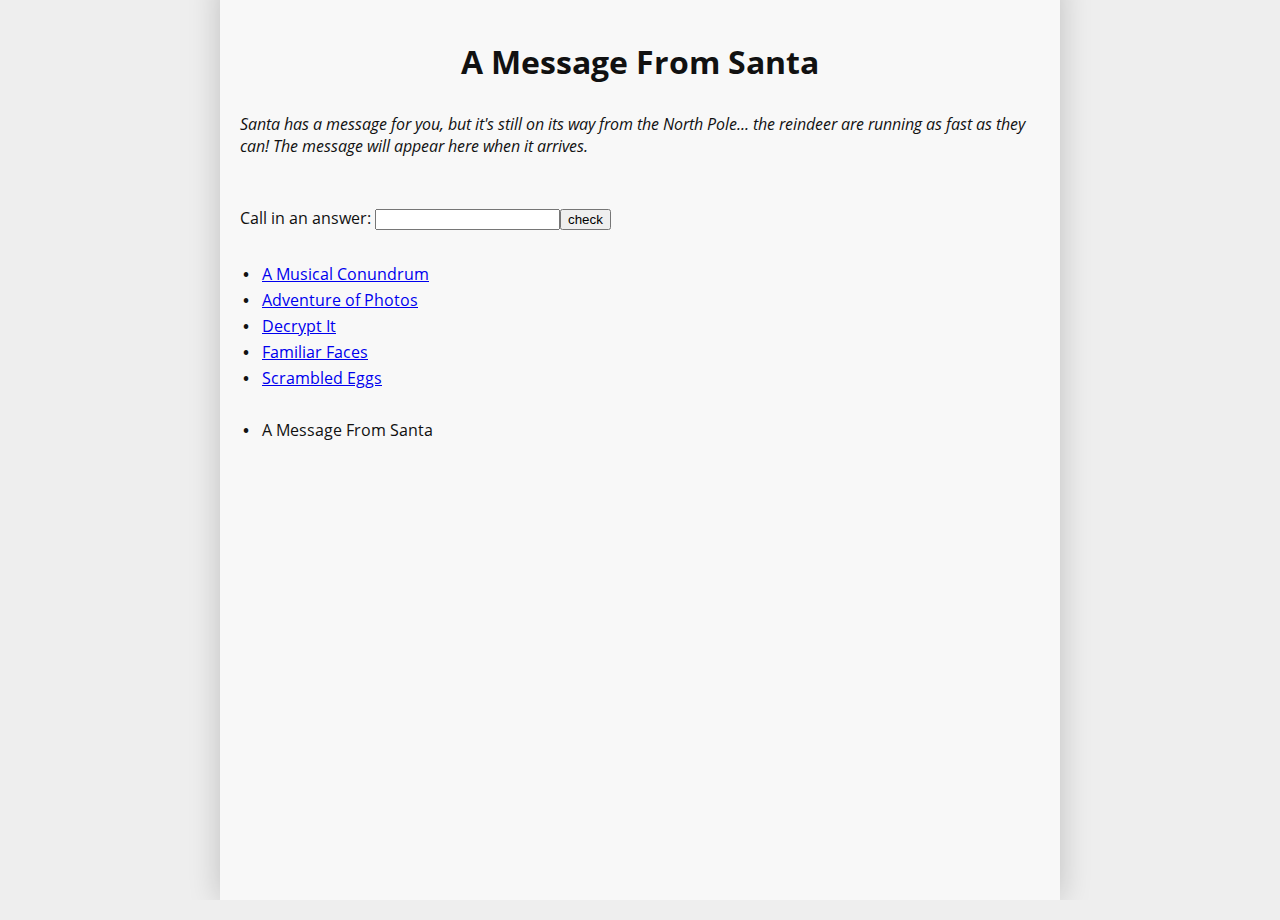
<file: index.html>
<!DOCTYPE html>
<html lang='en'>
    <head>
        <meta charset='utf-8'>
        <meta name='viewport' content='width=device-width'>
        <title>Joman's Secret Santa!</title>
        <link rel='stylesheet' type='text/css' href='/main.css'></link>
        <script type='text/javascript' src='sjcl.js'></script>
        <script type='text/javascript'>
            var correct = [
                '94a6881a8c10faa7695d8e0902dde31f56d73189de5ba18f15437578d8f6b3cf',
                '727f5a641328d161d38f89862f0746f1e15c3a6a15496d0e49d0366280ccbea0',
                '91eb9b6366d2e85549c4ca71c2ccc2b39cdc0dfbd3c8379858e4997881c92e58',
                '258295b1d47de3d6b935c385692e5b9d811f71785fd6cd58b6dbb3e142e40d6b',
                '90f668829b7503a0fd8ca4b1884b1e894613604eff8558883f1d883708938899',
                0,
                'aa67dff319b9fdad3e9a3593f3a22dfac7d7b68822891637893dae2f701b966a'
            ];
            window.addEventListener('load', function() {
                var ans = document.getElementById('ans');
                document.getElementsByTagName('form')[0].addEventListener('submit', function(e) {
                    e.preventDefault();
                    doGuess(ans.value.toUpperCase().replace(/[^A-Z]/g, ''), 'update');
                    ans.value = '';
                });
                (localStorage.getItem('solved') || '').split(',').forEach(doGuess);
            });
            function doGuess(guess, update) {
                var hash = sjcl.codec.hex.fromBits(sjcl.hash.sha256.hash('secretsolver'+guess)),
                    tbl = document.getElementById('puzzles').children[0];
                for (var i = 0; i < correct.length; ++i) {
                    if (hash == correct[i]) {
                        tbl.children[i].children[2].textContent = guess;
                        if (update === 'update') {
                            var solved = localStorage.getItem('solved');
                            solved = solved ? solved.split(',') : [];
                            if (solved.indexOf(guess) === -1) solved.push(guess);
                            localStorage.setItem('solved', solved.join(','));
                        }
                        break;
                    }
                }
            }
        </script>
    </head>
    <body>
        <main>
            <h1>A Message From Santa</h1>
            <p><em>Santa has a message for you, but it's still on its way from the North Pole... the reindeer are running as fast as they can! The message will appear here when it arrives.</em></p>
            <form style='padding:30px 0'>Call in an answer: <input id='ans'><input type='submit' value='check'></form>
            <table id='puzzles'>
                <tbody>
                    <tr>
                        <th>&bull;</th>
                        <td><a href='AMusicalConundrum'>A Musical Conundrum</a></td>
                        <td></td>
                    </tr>
                    <tr>
                        <th>&bull;</th>
                        <td><a href='AdventureOfPhotos'>Adventure of Photos</a></td>
                        <td></td>
                    </tr>
                    <tr>
                        <th>&bull;</th>
                        <td><a href='DecryptIt'>Decrypt It</a></td>
                        <td></td>
                    </tr>
                    <tr>
                        <th>&bull;</th>
                        <td><a href='FamiliarFaces'>Familiar Faces</a></td>
                        <td></td>
                    </tr>
                    <tr>
                        <th>&bull;</th>
                        <td><a href='ScrambledEggs'>Scrambled Eggs</a></td>
                        <td></td>
                    </tr>
                    <tr><th></th><td>&nbsp;</td><td></td></tr>
                    <tr>
                        <th>&bull;</th>
                        <td>A Message From Santa</td>
                        <td></td>
                    </tr>
                </tbody>
            </table>
        </main>
    </body>
</html>
</file>
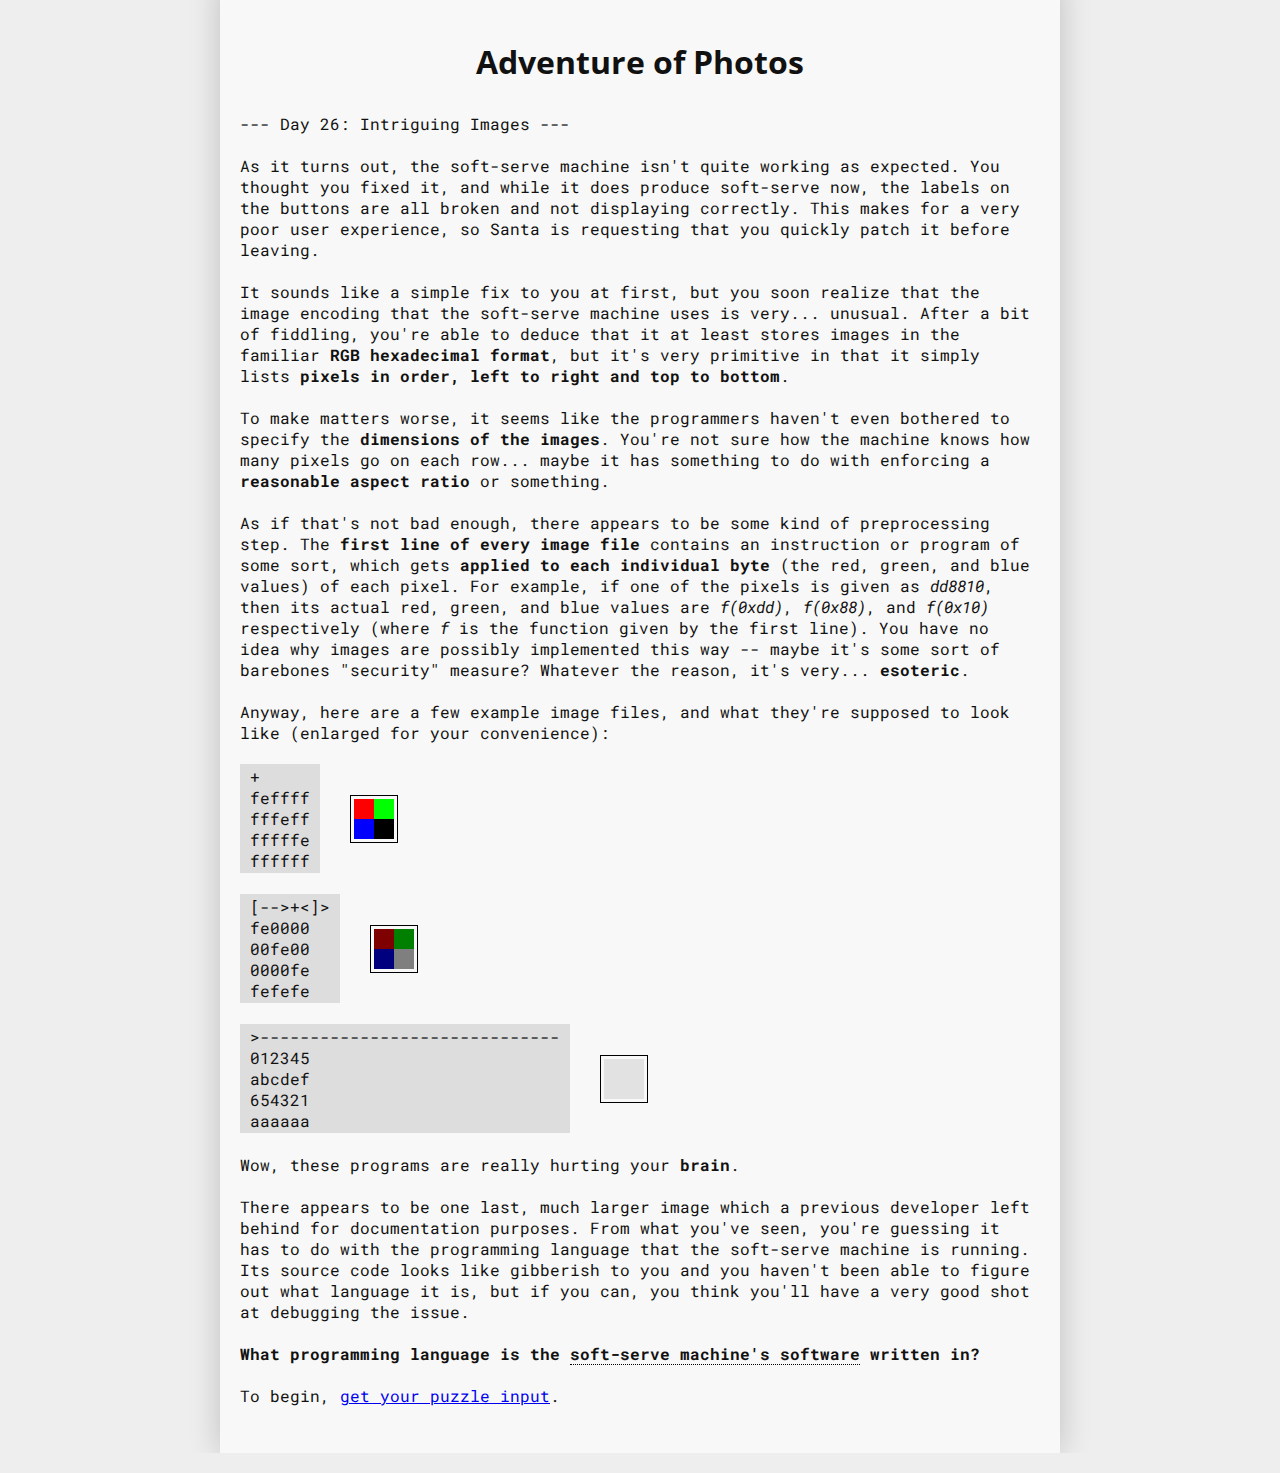
<file: AdventureOfPhotos/index.html>
<!DOCTYPE html>
<html lang='en'>
    <head>
        <meta charset='utf-8'>
        <meta name='viewport' content='width=device-width'>
        <title>Joman's Secret Santa!</title>
        <link rel='stylesheet' type='text/css' href='/main.css'></link>
    </head>
    <body>
        <main>
            <h1>Adventure of Photos</h1>
            <pre><code>--- Day 26: Intriguing Images ---

As it turns out, the soft-serve machine isn't quite working as expected. You
thought you fixed it, and while it does produce soft-serve now, the labels on
the buttons are all broken and not displaying correctly. This makes for a very
poor user experience, so Santa is requesting that you quickly patch it before
leaving.

It sounds like a simple fix to you at first, but you soon realize that the
image encoding that the soft-serve machine uses is very... unusual. After a bit
of fiddling, you're able to deduce that it at least stores images in the
familiar <strong>RGB hexadecimal format</strong>, but it's very primitive in that it simply
lists <strong>pixels in order, left to right and top to bottom</strong>.

To make matters worse, it seems like the programmers haven't even bothered to
specify the <strong>dimensions of the images</strong>. You're not sure how the machine knows how
many pixels go on each row... maybe it has something to do with enforcing a
<strong>reasonable aspect ratio</strong> or something.

As if that's not bad enough, there appears to be some kind of preprocessing
step. The <strong>first line of every image file</strong> contains an instruction or program of
some sort, which gets <strong>applied to each individual byte</strong> (the red, green, and blue
values) of each pixel. For example, if one of the pixels is given as <em>dd8810</em>,
then its actual red, green, and blue values are <em>f(0xdd)</em>, <em>f(0x88)</em>, and <em>f(0x10)</em>
respectively (where <em>f</em> is the function given by the first line). You have no
idea why images are possibly implemented this way -- maybe it's some sort of
barebones "security" measure? Whatever the reason, it's very... <strong>esoteric</strong>.

Anyway, here are a few example image files, and what they're supposed to look
like (enlarged for your convenience):

<div>+
feffff
fffeff
fffffe
ffffff</div> <img src='ex1.png' alt='left to right, and top to bottom: red, green, blue, black' title='left to right, and top to bottom: red, green, blue, black'>

<div>[--&gt;+&lt;]&gt;
fe0000
00fe00
0000fe
fefefe</div> <img src='ex2.png' alt='left to right, and top to bottom: dark red, dark green, dark blue, gray' title='left to right, and top to bottom: dark red, dark green, dark blue, gray'>

<div>&gt;------------------------------
012345
abcdef
654321
aaaaaa</div> <img src='ex3.png' alt='whole image is light gray' title='whole image is light gray'>

Wow, these programs are really hurting your <strong>brain</strong>.

There appears to be one last, much larger image which a previous developer left
behind for documentation purposes. From what you've seen, you're guessing it
has to do with the programming language that the soft-serve machine is running.
Its source code looks like gibberish to you and you haven't been able to figure
out what language it is, but if you can, you think you'll have a very good shot 
at debugging the issue.

<strong>What programming language is the <span title='Or soft-serve-ware, if you will.' style='border-bottom: 1px dotted #000'>soft-serve machine's software</span> written in?</strong>

To begin, <a href='https://drive.google.com/file/d/1nJu4uWijaMzQTu45KCPog_75_GZo-Ia9/view'>get your puzzle input</a>.
        </main>
    </body>
</html>
</file>
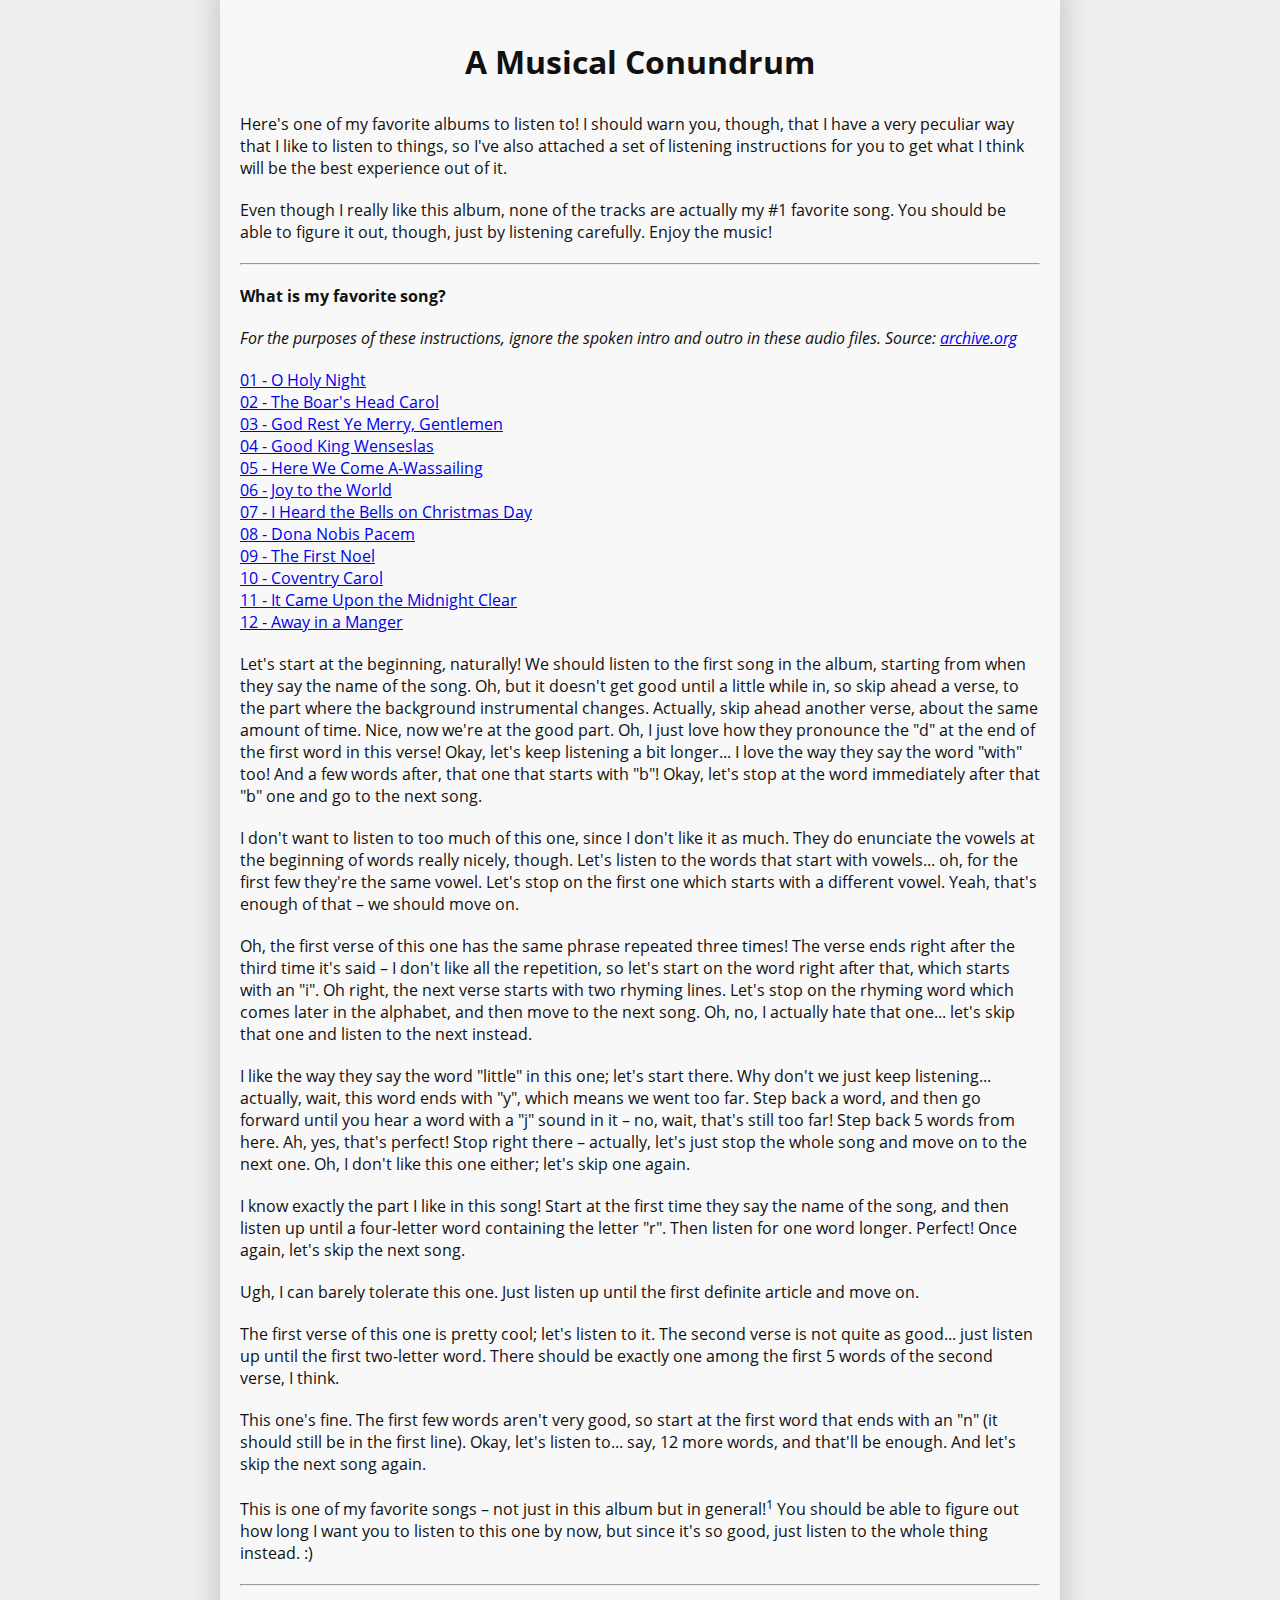
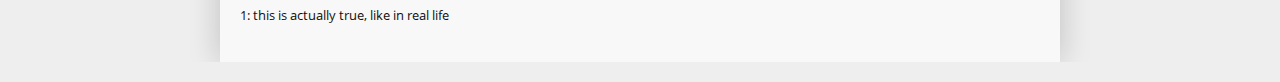
<file: AMusicalConundrum/index.html>
<!DOCTYPE html>
<html lang='en'>
    <head>
        <meta charset='utf-8'>
        <meta name='viewport' content='width=device-width'>
        <title>Joman's Secret Santa!</title>
        <link rel='stylesheet' type='text/css' href='/main.css'></link>
    </head>
    <body>
        <main>
            <h1>A Musical Conundrum</h1>

            <p>Here's one of my favorite albums to listen to! I should warn you, though, that I have a very peculiar way that I like to listen to things, so I've also attached a set of listening instructions for you to get what I think will be the best experience out of it.</p>

            <p>Even though I really like this album, none of the tracks are actually my #1 favorite song. You should be able to figure it out, though, just by listening carefully. Enjoy the music!</p>

            <hr>

            <p><strong>What is my favorite song?</strong></p>

            <p><em>For the purposes of these instructions, ignore the spoken intro and outro in these audio files. Source: <a href='https://archive.org/details/christmas_carols_2006_librivox'>archive.org</a></em></p>

            <p>
                <a href='01_oholynight_krs_64kb.mp3'>01 - O Holy Night</a><br>
                <a href='02_boars_head_carol_ks_64kb.mp3'>02 - The Boar's Head Carol</a><br>
                <a href='03_godrestyemerry_dy_64kb.mp3'>03 - God Rest Ye Merry, Gentlemen</a><br>
                <a href='04_good_king_wenceslas_add_64kb.mp3'>04 - Good King Wenseslas</a><br>
                <a href='05_herewecomeawassailing_cg_64kb.mp3'>05 - Here We Come A-Wassailing</a><br>
                <a href='06_Joy-to-the-World_KB.mp3_64kb.mp3'>06 - Joy to the World</a><br>
                <a href='07_iheardthebellsonchristmasday_klh_64kb.mp3'>07 - I Heard the Bells on Christmas Day</a><br>
                <a href='08_donanobispacem_skve_64kb.mp3'>08 - Dona Nobis Pacem</a><br>
                <a href='09_thefirstnoel_cg_64kb.mp3'>09 - The First Noel</a><br>
                <a href='10_Coventry-Carol_KB_64kb.mp3'>10 - Coventry Carol</a><br>
                <a href='11_itcameuponthemidnightclear_klh_64kb.mp3'>11 - It Came Upon the Midnight Clear</a><br>
                <a href='12_awayinamanger_krs_64kb.mp3'>12 - Away in a Manger</a>
            </p>

            <p>
                Let's start at the beginning, naturally! We should listen to the first song in
                the album, starting from when they say the name of the song. Oh, but it doesn't
                get good until a little while in, so skip ahead a verse, to the part where the
                background instrumental changes. Actually, skip ahead another verse, about the
                same amount of time. Nice, now we're at the good part. Oh, I just love how they
                pronounce the "d" at the end of the first word in this verse! Okay, let's keep
                listening a bit longer... I love the way they say the word "with" too! And a
                few words after, that one that starts with "b"! Okay, let's stop at the word
                immediately after that "b" one and go to the next song.
            </p>

            <p>
                I don't want to listen to too much of this one, since I don't like it as much.
                They do enunciate the vowels at the beginning of words really nicely, though.
                Let's listen to the words that start with vowels... oh, for the first few
                they're the same vowel. Let's stop on the first one which starts with a
                different vowel. Yeah, that's enough of that – we should move on.
            </p>

            <p>
                Oh, the first verse of this one has the same phrase repeated three times! The
                verse ends right after the third time it's said – I don't like all the
                repetition, so let's start on the word right after that, which starts with an
                "i". Oh right, the next verse starts with two rhyming lines. Let's stop on the
                rhyming word which comes later in the alphabet, and then move to the next song.
                Oh, no, I actually hate that one... let's skip that one and listen to the next
                instead.
            </p>

            <p>
                I like the way they say the word "little" in this one; let's start there. Why
                don't we just keep listening... actually, wait, this word ends with "y", which
                means we went too far. Step back a word, and then go forward until you hear a
                word with a "j" sound in it – no, wait, that's still too far! Step back 5
                words from here. Ah, yes, that's perfect! Stop right there – actually, let's
                just stop the whole song and move on to the next one. Oh, I don't like this one
                either; let's skip one again.
            </p>

            <p>
                I know exactly the part I like in this song! Start at the first time they say
                the name of the song, and then listen up until a four-letter word containing
                the letter "r". Then listen for one word longer. Perfect! Once again, let's
                skip the next song.
            </p>

            <p>
                Ugh, I can barely tolerate this one. Just listen up until the first definite
                article and move on.
            </p>

            <p>
                The first verse of this one is pretty cool; let's listen to it. The second
                verse is not quite as good... just listen up until the first two-letter word.
                There should be exactly one among the first 5 words of the second verse, I
                think.
            </p>

            <p>
                This one's fine. The first few words aren't very good, so start at the first
                word that ends with an "n" (it should still be in the first line). Okay, let's
                listen to... say, 12 more words, and that'll be enough. And let's skip the next
                song again.
            </p>

            <p>
                This is one of my favorite songs – not just in this album but in
                general!<sup>1</sup> You should be able to figure out how long I want you to
                listen to this one by now, but since it's so good, just listen to the whole
                thing instead. :)
            </p>

            <hr>
            <p>
                <sup>1: this is actually true, like in real life</sup>
            </p>

        </main>
    </body>
</html>
</file>
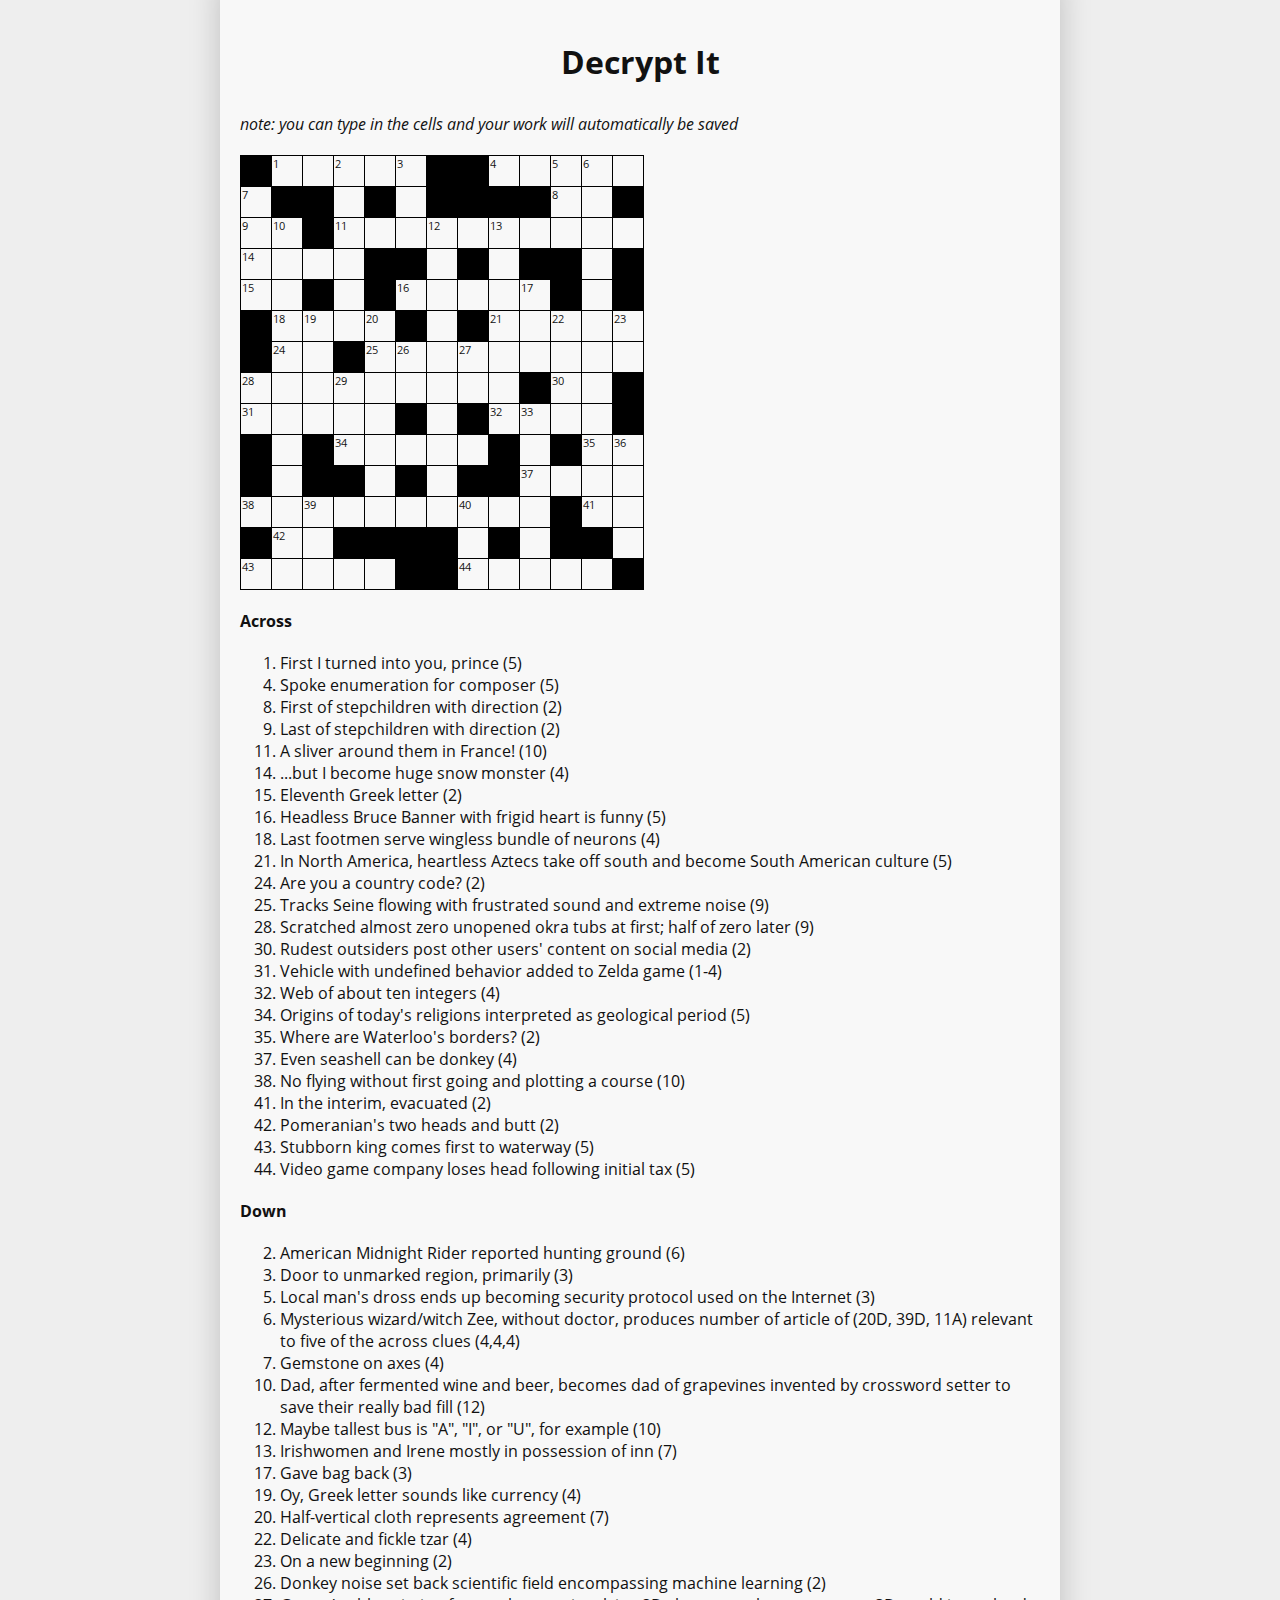
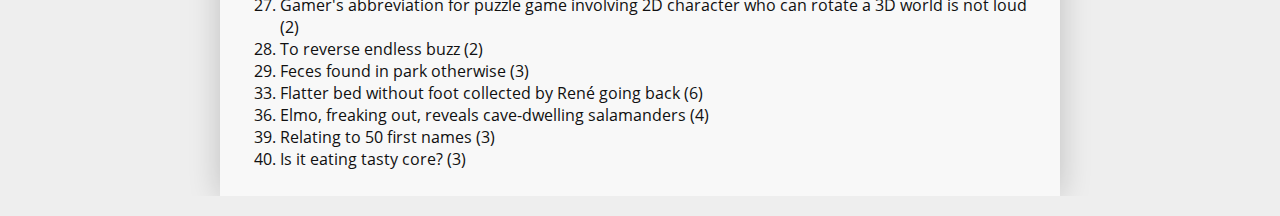
<file: DecryptIt/index.html>
<!DOCTYPE html>
<html lang='en'>
    <head>
        <meta charset='utf-8'>
        <meta name='viewport' content='width=device-width'>
        <title>Joman's Secret Santa!</title>
        <link rel='stylesheet' type='text/css' href='/main.css'></link>
        <script>
            window.addEventListener('load', function() {
                var edits = Array.from(document.getElementsByClassName('e'));
                var saved = localStorage.getItem('edits');
                if (saved) {
                    saved = JSON.parse(saved);
                    edits.forEach(function(e) {
                        e.textContent = saved.shift();
                    });
                }
                edits.forEach(function(e) {
                    e.addEventListener('input', function() {
                        localStorage.setItem('edits', JSON.stringify(edits.map(function(ee) { return ee.textContent })));
                    });
                });
            });
        </script>
    </head>
    <body>
        <main>
            <h1>Decrypt It</h1>

            <p><em>note: you can type in the cells and your work will automatically be saved</em></p>

            <table id='cross'>
<tr><td class=f></td><td><div class=n>1</div><div contenteditable=true class=e></div></td><td><div contenteditable=true class=e></div></td><td><div class=n>2</div><div contenteditable=true class=e></div></td><td><div contenteditable=true class=e></div></td><td><div class=n>3</div><div contenteditable=true class=e></div></td><td class=f></td><td class=f></td><td><div class=n>4</div><div contenteditable=true class=e></div></td><td><div contenteditable=true class=e></div></td><td><div class=n>5</div><div contenteditable=true class=e></div></td><td><div class=n>6</div><div contenteditable=true class=e></div></td><td><div contenteditable=true class=e></div></td></tr>
<tr><td><div class=n>7</div><div contenteditable=true class=e></div></td><td class=f></td><td class=f></td><td><div contenteditable=true class=e></div></td><td class=f></td><td><div contenteditable=true class=e></div></td><td class=f></td><td class=f></td><td class=f></td><td class=f></td><td><div class=n>8</div><div contenteditable=true class=e></div></td><td><div contenteditable=true class=e></div></td><td class=f></td></tr>
<tr><td><div class=n>9</div><div contenteditable=true class=e></div></td><td><div class=n>10</div><div contenteditable=true class=e></div></td><td class=f></td><td><div class=n>11</div><div contenteditable=true class=e></div></td><td><div contenteditable=true class=e></div></td><td><div contenteditable=true class=e></div></td><td><div class=n>12</div><div contenteditable=true class=e></div></td><td><div contenteditable=true class=e></div></td><td><div class=n>13</div><div contenteditable=true class=e></div></td><td><div contenteditable=true class=e></div></td><td><div contenteditable=true class=e></div></td><td><div contenteditable=true class=e></div></td><td><div contenteditable=true class=e></div></td></tr>
<tr><td><div class=n>14</div><div contenteditable=true class=e></div></td><td><div contenteditable=true class=e></div></td><td><div contenteditable=true class=e></div></td><td><div contenteditable=true class=e></div></td><td class=f></td><td class=f></td><td><div contenteditable=true class=e></div></td><td class=f></td><td><div contenteditable=true class=e></div></td><td class=f></td><td class=f></td><td><div contenteditable=true class=e></div></td><td class=f></td></tr>
<tr><td><div class=n>15</div><div contenteditable=true class=e></div></td><td><div contenteditable=true class=e></div></td><td class=f></td><td><div contenteditable=true class=e></div></td><td class=f></td><td><div class=n>16</div><div contenteditable=true class=e></div></td><td><div contenteditable=true class=e></div></td><td><div contenteditable=true class=e></div></td><td><div contenteditable=true class=e></div></td><td><div class=n>17</div><div contenteditable=true class=e></div></td><td class=f></td><td><div contenteditable=true class=e></div></td><td class=f></td></tr>
<tr><td class=f></td><td><div class=n>18</div><div contenteditable=true class=e></div></td><td><div class=n>19</div><div contenteditable=true class=e></div></td><td><div contenteditable=true class=e></div></td><td><div class=n>20</div><div contenteditable=true class=e></div></td><td class=f></td><td><div contenteditable=true class=e></div></td><td class=f></td><td><div class=n>21</div><div contenteditable=true class=e></div></td><td><div contenteditable=true class=e></div></td><td><div class=n>22</div><div contenteditable=true class=e></div></td><td><div contenteditable=true class=e></div></td><td><div class=n>23</div><div contenteditable=true class=e></div></td></tr>
<tr><td class=f></td><td><div class=n>24</div><div contenteditable=true class=e></div></td><td><div contenteditable=true class=e></div></td><td class=f></td><td><div class=n>25</div><div contenteditable=true class=e></div></td><td><div class=n>26</div><div contenteditable=true class=e></div></td><td><div contenteditable=true class=e></div></td><td><div class=n>27</div><div contenteditable=true class=e></div></td><td><div contenteditable=true class=e></div></td><td><div contenteditable=true class=e></div></td><td><div contenteditable=true class=e></div></td><td><div contenteditable=true class=e></div></td><td><div contenteditable=true class=e></div></td></tr>
<tr><td><div class=n>28</div><div contenteditable=true class=e></div></td><td><div contenteditable=true class=e></div></td><td><div contenteditable=true class=e></div></td><td><div class=n>29</div><div contenteditable=true class=e></div></td><td><div contenteditable=true class=e></div></td><td><div contenteditable=true class=e></div></td><td><div contenteditable=true class=e></div></td><td><div contenteditable=true class=e></div></td><td><div contenteditable=true class=e></div></td><td class=f></td><td><div class=n>30</div><div contenteditable=true class=e></div></td><td><div contenteditable=true class=e></div></td><td class=f></td></tr>
<tr><td><div class=n>31</div><div contenteditable=true class=e></div></td><td><div contenteditable=true class=e></div></td><td><div contenteditable=true class=e></div></td><td><div contenteditable=true class=e></div></td><td><div contenteditable=true class=e></div></td><td class=f></td><td><div contenteditable=true class=e></div></td><td class=f></td><td><div class=n>32</div><div contenteditable=true class=e></div></td><td><div class=n>33</div><div contenteditable=true class=e></div></td><td><div contenteditable=true class=e></div></td><td><div contenteditable=true class=e></div></td><td class=f></td></tr>
<tr><td class=f></td><td><div contenteditable=true class=e></div></td><td class=f></td><td><div class=n>34</div><div contenteditable=true class=e></div></td><td><div contenteditable=true class=e></div></td><td><div contenteditable=true class=e></div></td><td><div contenteditable=true class=e></div></td><td><div contenteditable=true class=e></div></td><td class=f></td><td><div contenteditable=true class=e></div></td><td class=f></td><td><div class=n>35</div><div contenteditable=true class=e></div></td><td><div class=n>36</div><div contenteditable=true class=e></div></td></tr>
<tr><td class=f></td><td><div contenteditable=true class=e></div></td><td class=f></td><td class=f></td><td><div contenteditable=true class=e></div></td><td class=f></td><td><div contenteditable=true class=e></div></td><td class=f></td><td class=f></td><td><div class=n>37</div><div contenteditable=true class=e></div></td><td><div contenteditable=true class=e></div></td><td><div contenteditable=true class=e></div></td><td><div contenteditable=true class=e></div></td></tr>
<tr><td><div class=n>38</div><div contenteditable=true class=e></div></td><td><div contenteditable=true class=e></div></td><td><div class=n>39</div><div contenteditable=true class=e></div></td><td><div contenteditable=true class=e></div></td><td><div contenteditable=true class=e></div></td><td><div contenteditable=true class=e></div></td><td><div contenteditable=true class=e></div></td><td><div class=n>40</div><div contenteditable=true class=e></div></td><td><div contenteditable=true class=e></div></td><td><div contenteditable=true class=e></div></td><td class=f></td><td><div class=n>41</div><div contenteditable=true class=e></div></td><td><div contenteditable=true class=e></div></td></tr>
<tr><td class=f></td><td><div class=n>42</div><div contenteditable=true class=e></div></td><td><div contenteditable=true class=e></div></td><td class=f></td><td class=f></td><td class=f></td><td class=f></td><td><div contenteditable=true class=e></div></td><td class=f></td><td><div contenteditable=true class=e></div></td><td class=f></td><td class=f></td><td><div contenteditable=true class=e></div></td></tr>
<tr><td><div class=n>43</div><div contenteditable=true class=e></div></td><td><div contenteditable=true class=e></div></td><td><div contenteditable=true class=e></div></td><td><div contenteditable=true class=e></div></td><td><div contenteditable=true class=e></div></td><td class=f></td><td class=f></td><td><div class=n>44</div><div contenteditable=true class=e></div></td><td><div contenteditable=true class=e></div></td><td><div contenteditable=true class=e></div></td><td><div contenteditable=true class=e></div></td><td><div contenteditable=true class=e></div></td><td class=f></td></tr>
            </table>

            <p><strong>Across</strong></p>
            <ol>
                <li value=1>First I turned into you, prince (5)</li>
                <li value=4>Spoke enumeration for composer (5)</li>
                <li value=8>First of stepchildren with direction (2)</li>
                <li value=9>Last of stepchildren with direction (2)</li>
                <li value=11>A sliver around them in France! (10)</li>
                <li value=14>...but I become huge snow monster (4)</li>
                <li value=15>Eleventh Greek letter (2)</li>
                <li value=16>Headless Bruce Banner with frigid heart is funny (5)</li>
                <li value=18>Last footmen serve wingless bundle of neurons (4)</li>
                <li value=21>In North America, heartless Aztecs take off south and become South American culture (5)</li>
                <li value=24>Are you a country code? (2)</li>
                <li value=25>Tracks Seine flowing with frustrated sound and extreme noise (9)</li>
                <li value=28>Scratched almost zero unopened okra tubs at first; half of zero later (9)</li>
                <li value=30>Rudest outsiders post other users' content on social media (2)</li>
                <li value=31>Vehicle with undefined behavior added to Zelda game (1-4)</li>
                <li value=32>Web of about ten integers (4)</li>
                <li value=34>Origins of today's religions interpreted as geological period (5)</li>
                <li value=35>Where are Waterloo's borders? (2)</li>
                <li value=37>Even seashell can be donkey (4)</li>
                <li value=38>No flying without first going and plotting a course (10)</li>
                <li value=41>In the interim, evacuated (2)</li>
                <li value=42>Pomeranian's two heads and butt (2)</li>
                <li value=43>Stubborn king comes first to waterway (5)</li>
                <li value=44>Video game company loses head following initial tax (5)</li>
            </ol>

            <p><strong>Down</strong></p>
            <ol>
                <li value=2>American Midnight Rider reported hunting ground (6)</li>
                <li value=3>Door to unmarked region, primarily (3)</li>
                <li value=5>Local man's dross ends up becoming security protocol used on the Internet (3)</li>
                <li value=6>Mysterious wizard/witch Zee, without doctor, produces number of article of (20D, 39D, 11A) relevant to five of the across clues (4,4,4)</li>
                <li value=7>Gemstone on axes (4)</li>
                <li value=10>Dad, after fermented wine and beer, becomes dad of grapevines invented by crossword setter to save their really bad fill (12)</li>
                <li value=12>Maybe tallest bus is "A", "I", or "U", for example (10)</li>
                <li value=13>Irishwomen and Irene mostly in possession of inn (7)</li>
                <li value=17>Gave bag back (3)</li>
                <li value=19>Oy, Greek letter sounds like currency (4)</li>
                <li value=20>Half-vertical cloth represents agreement (7)</li>
                <li value=22>Delicate and fickle tzar (4)</li>
                <li value=23>On a new beginning (2)</li>
                <li value=26>Donkey noise set back scientific field encompassing machine learning (2)</li>
                <li value=27>Gamer's abbreviation for puzzle game involving 2D character who can rotate a 3D world is not loud (2)</li>
                <li value=28>To reverse endless buzz (2)</li>
                <li value=29>Feces found in park otherwise (3)</li>
                <li value=33>Flatter bed without foot collected by René going back (6)</li>
                <li value=36>Elmo, freaking out, reveals cave-dwelling salamanders (4)</li>
                <li value=39>Relating to 50 first names (3)</li>
                <li value=40>Is it eating tasty core? (3)</li>
            </ol>

        </main>
    </body>
</html>
</file>
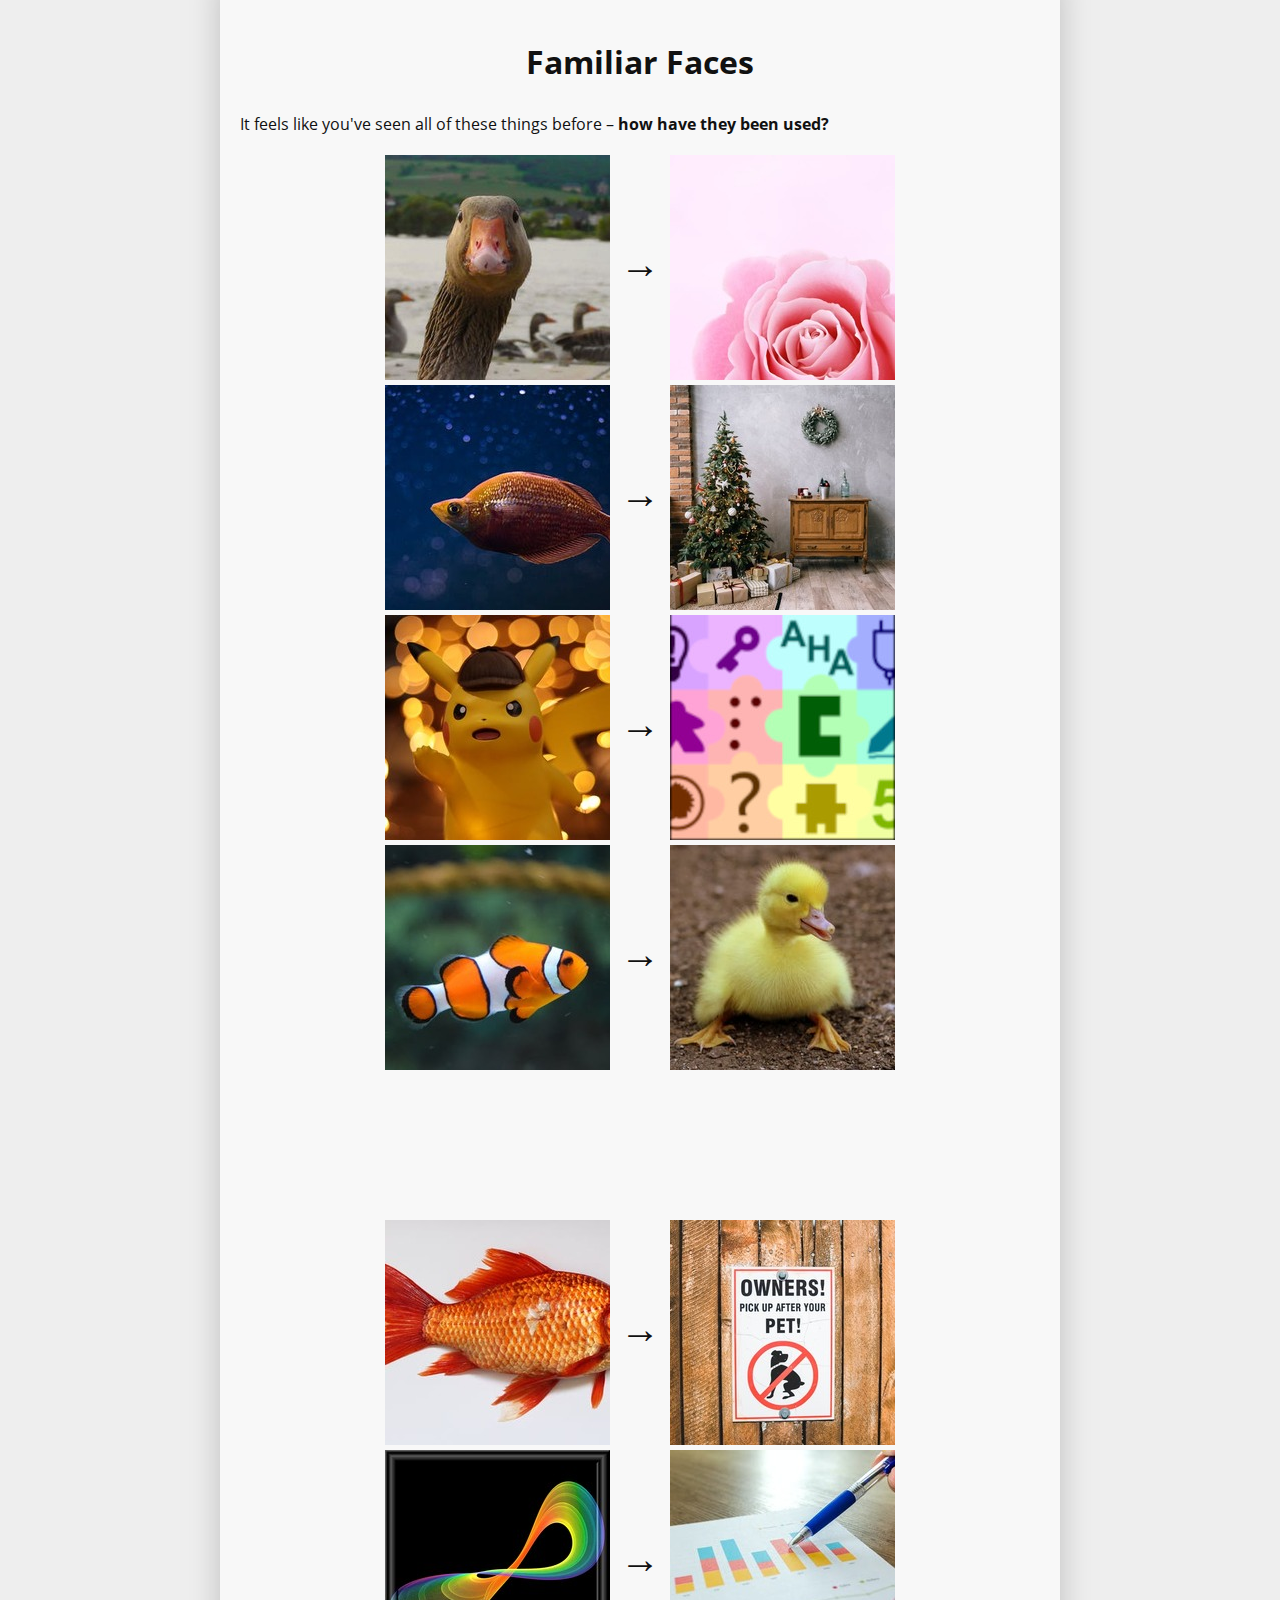
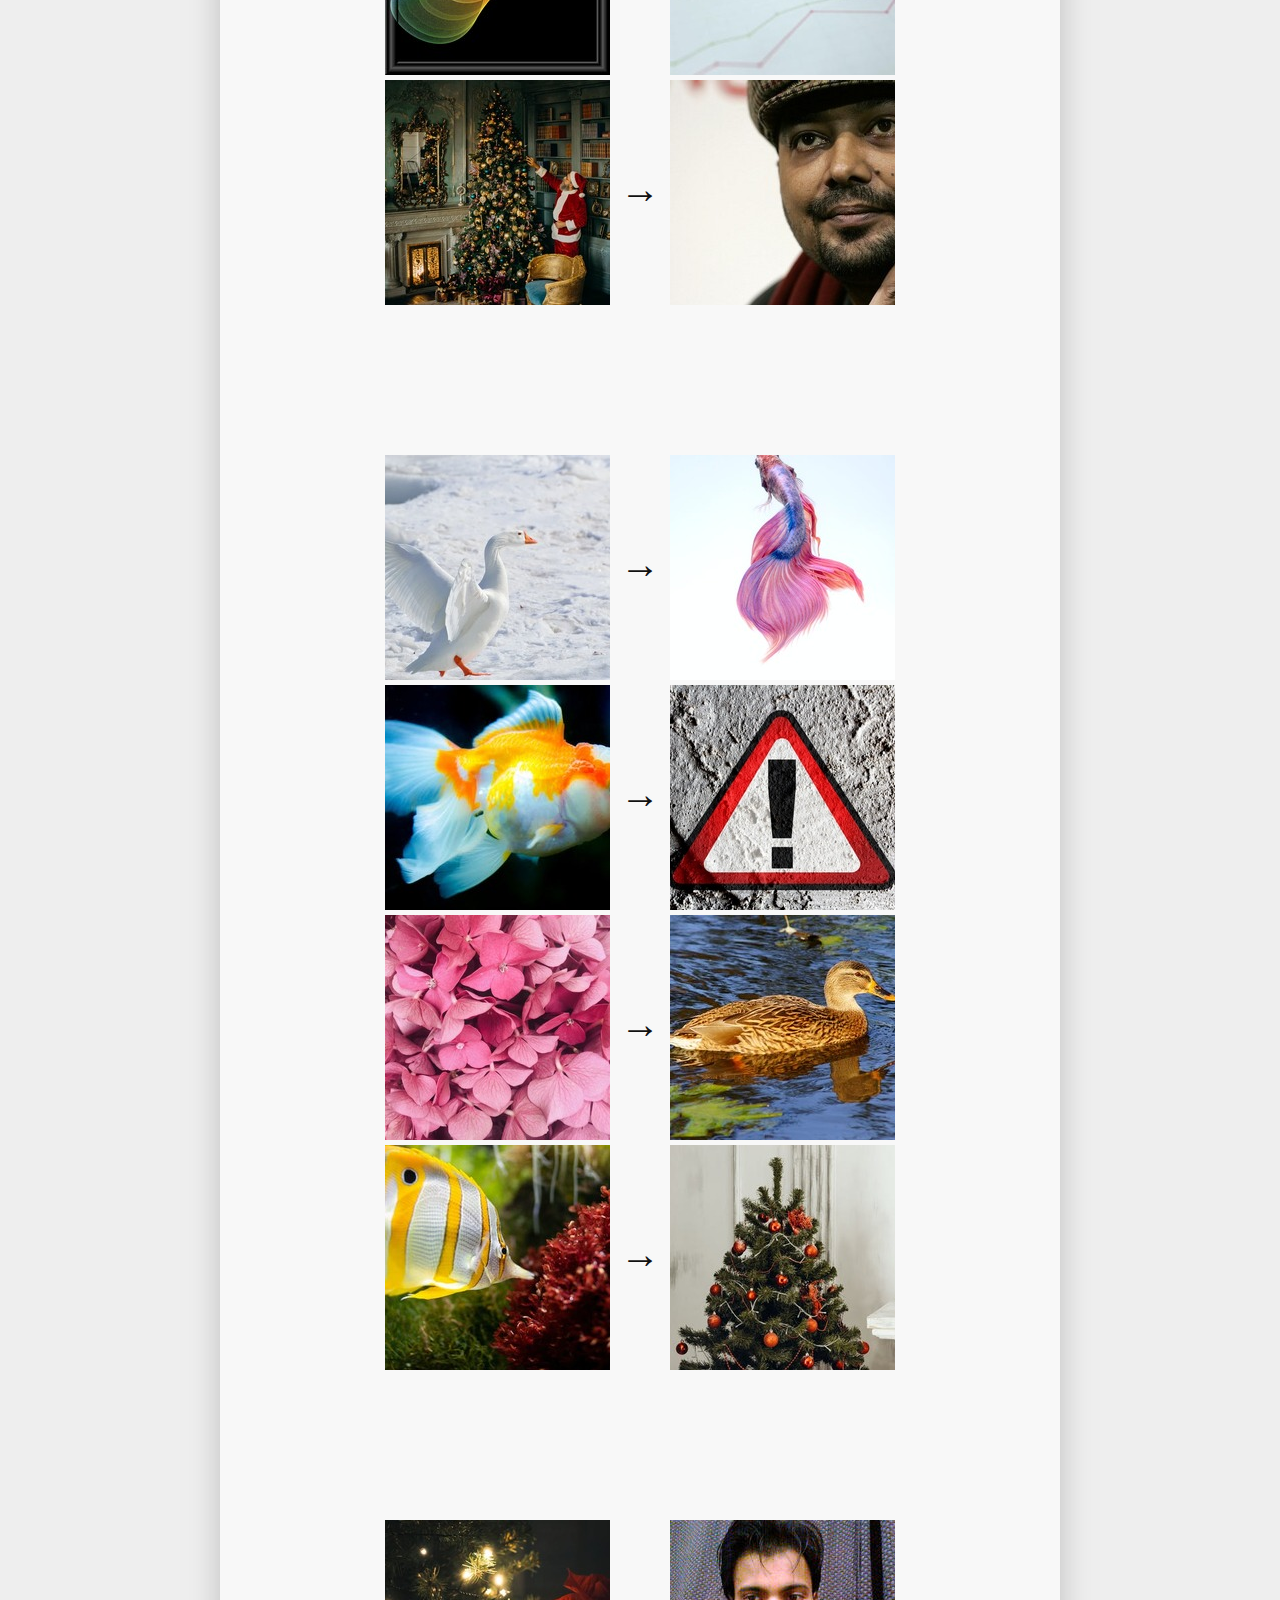
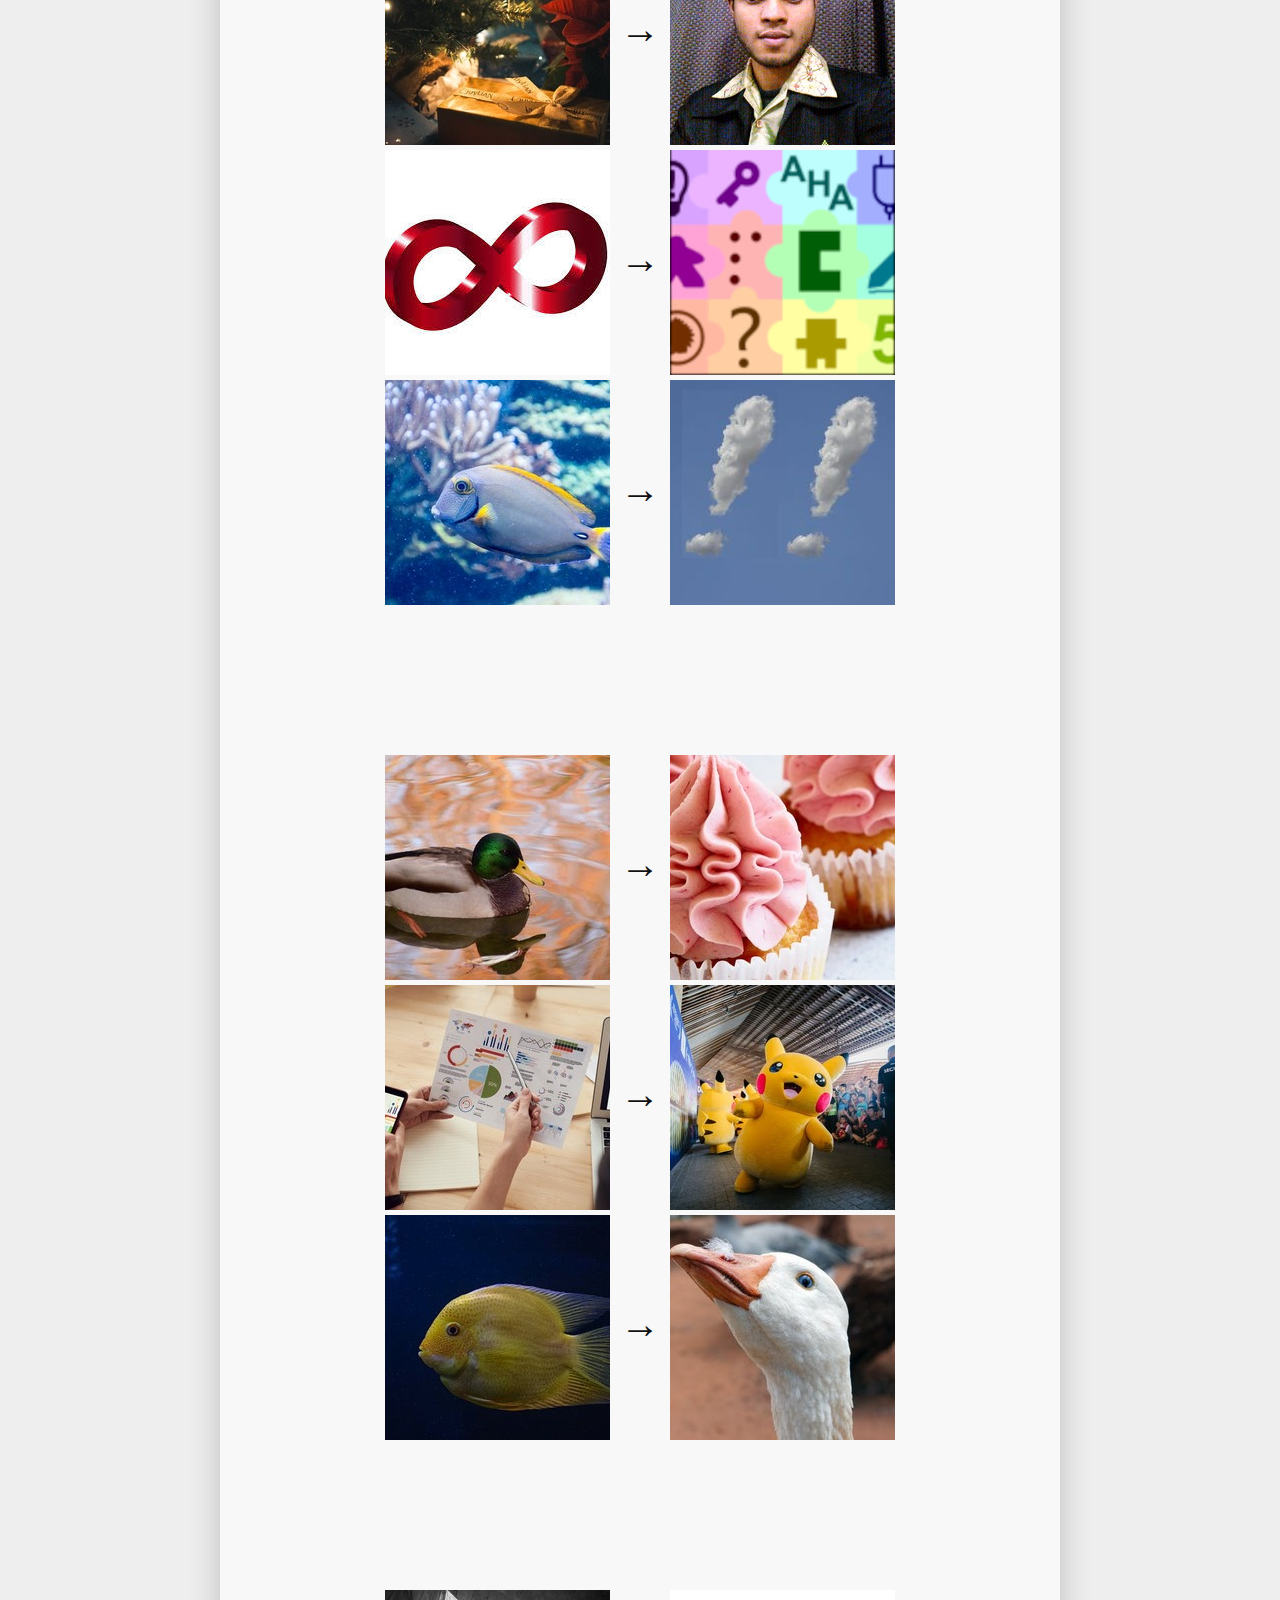
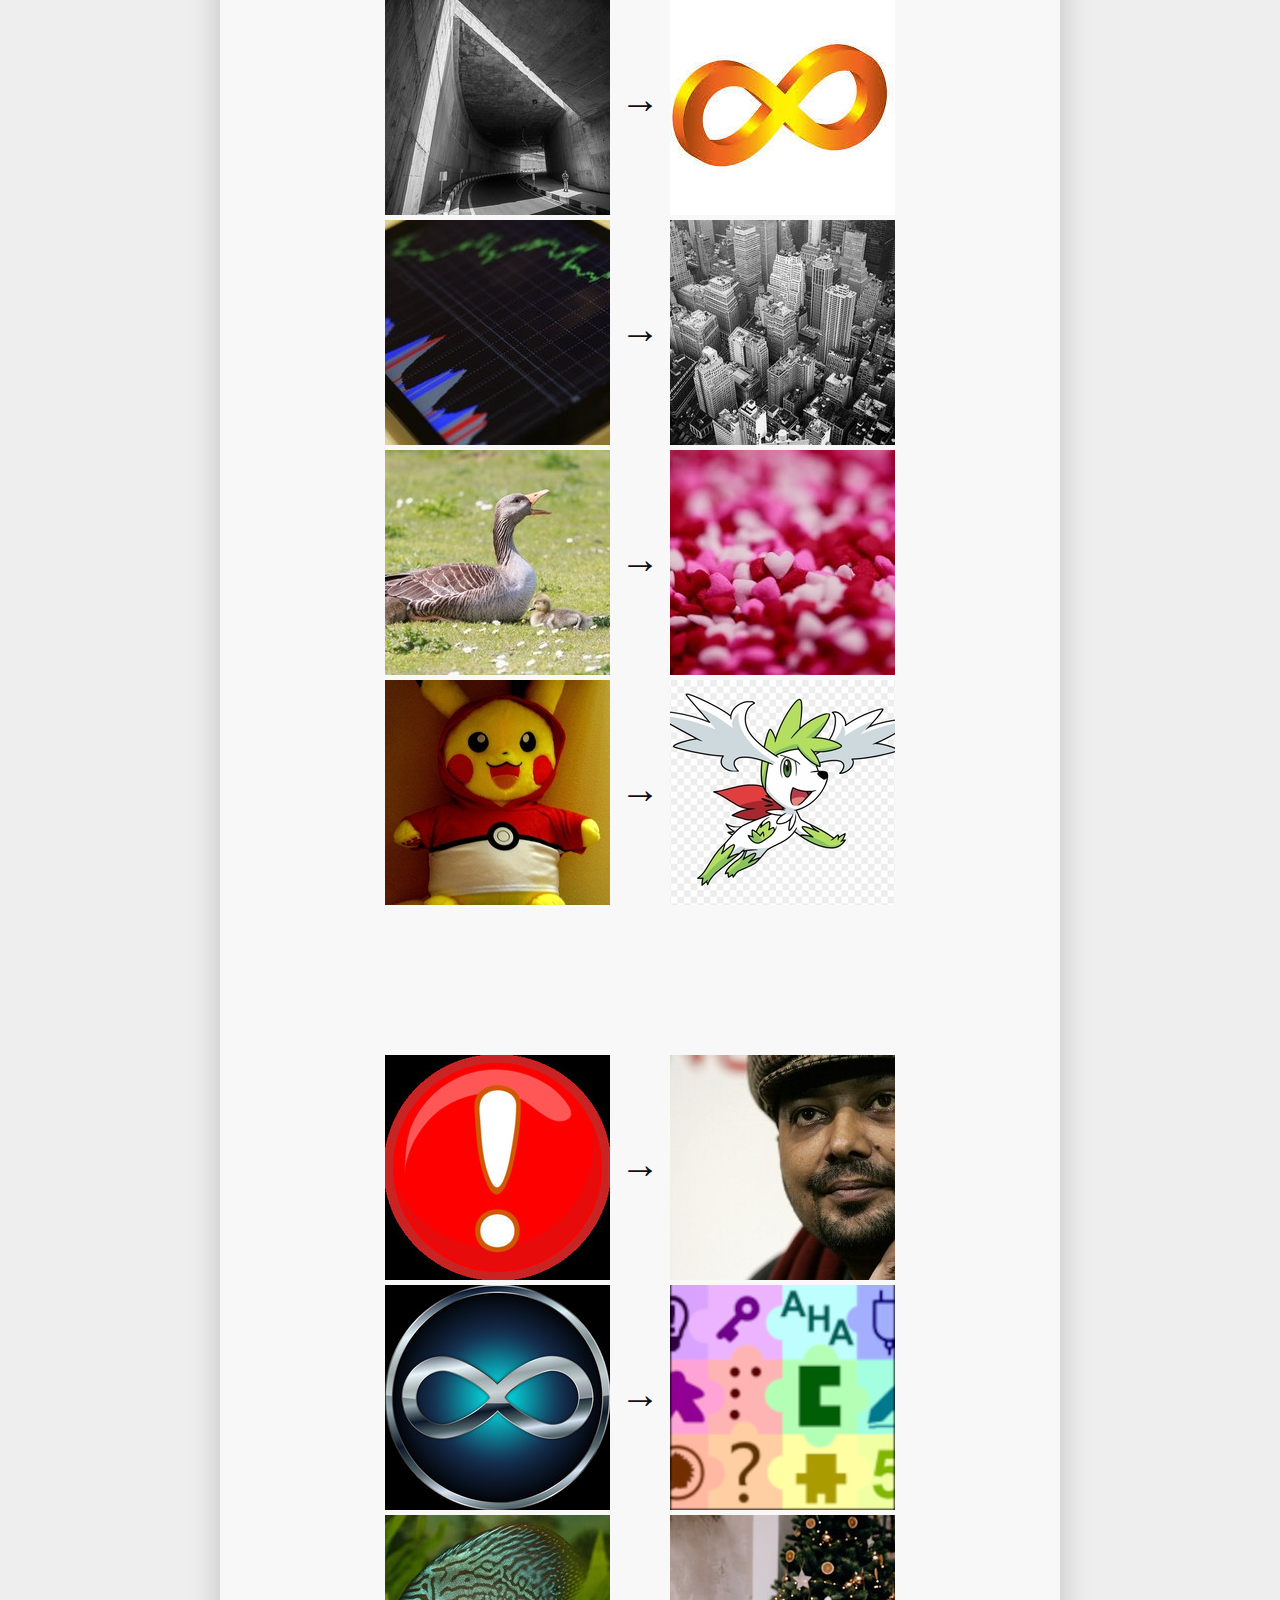
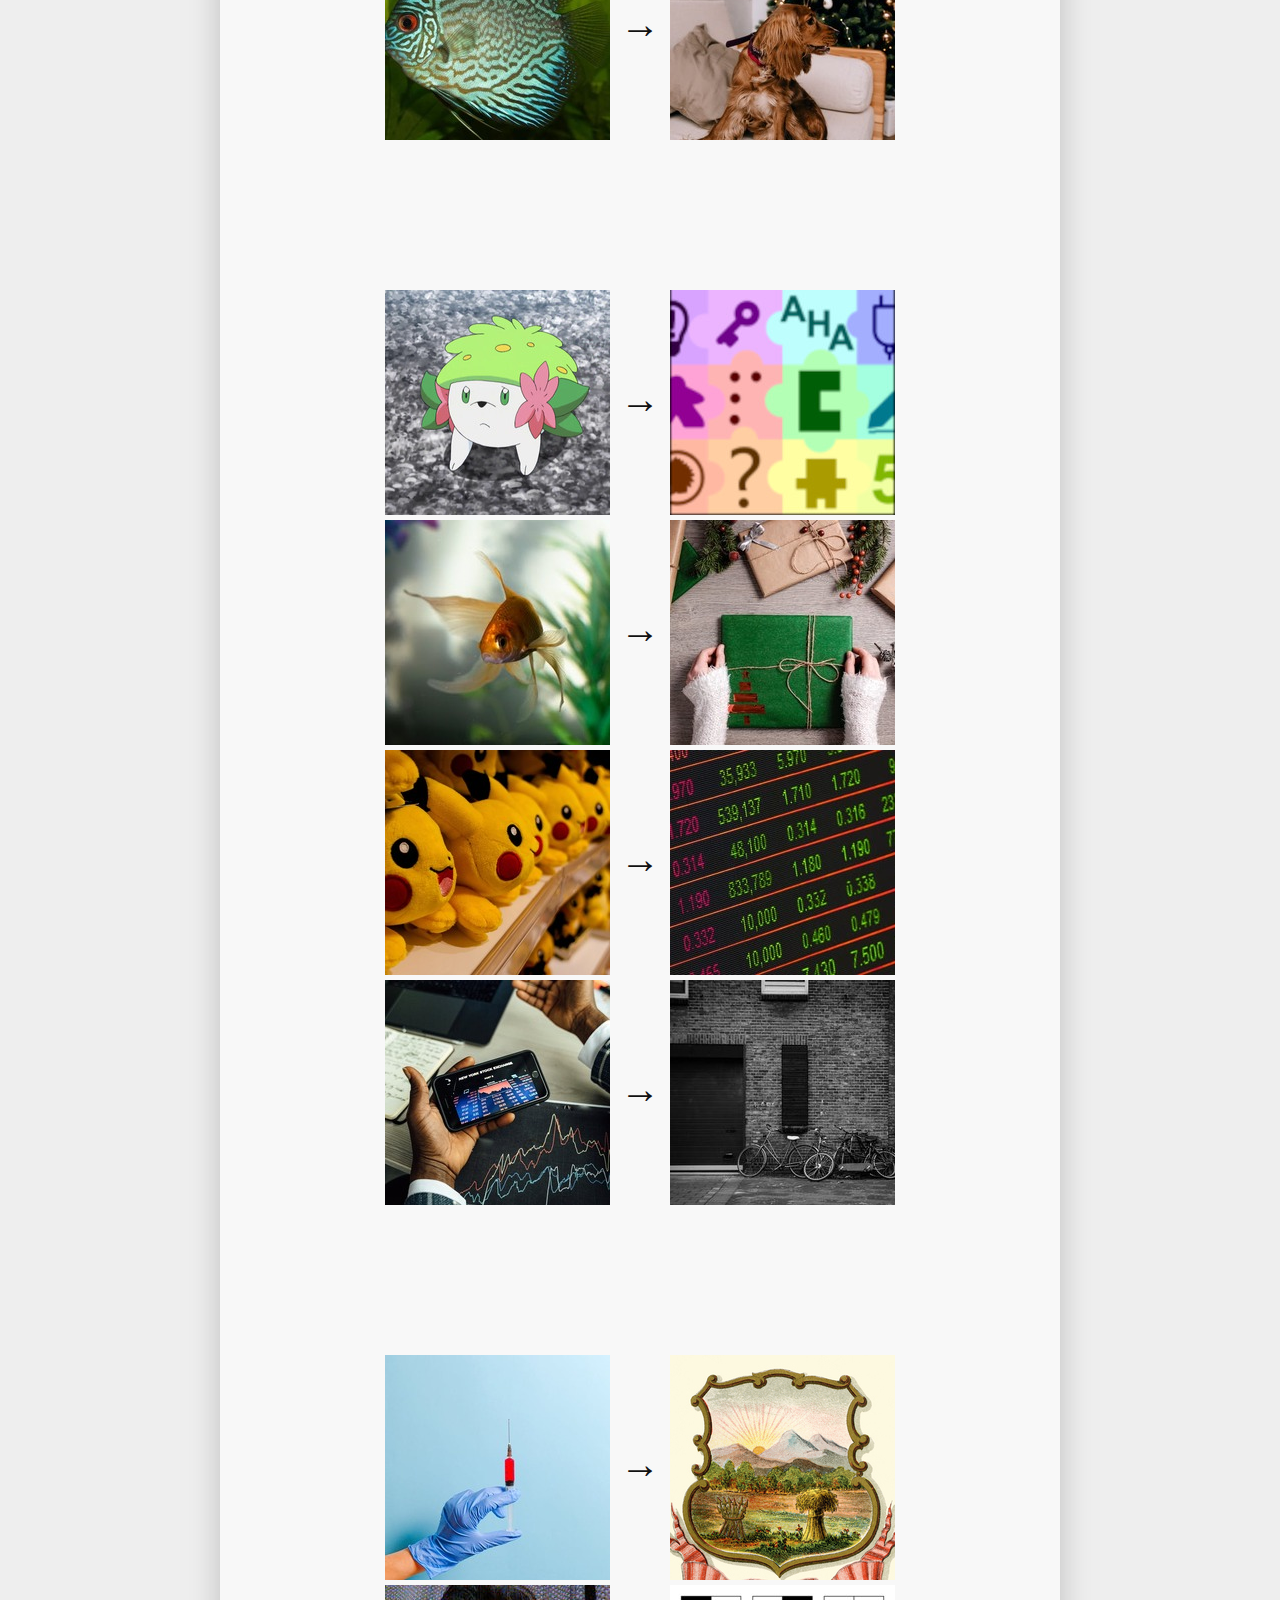
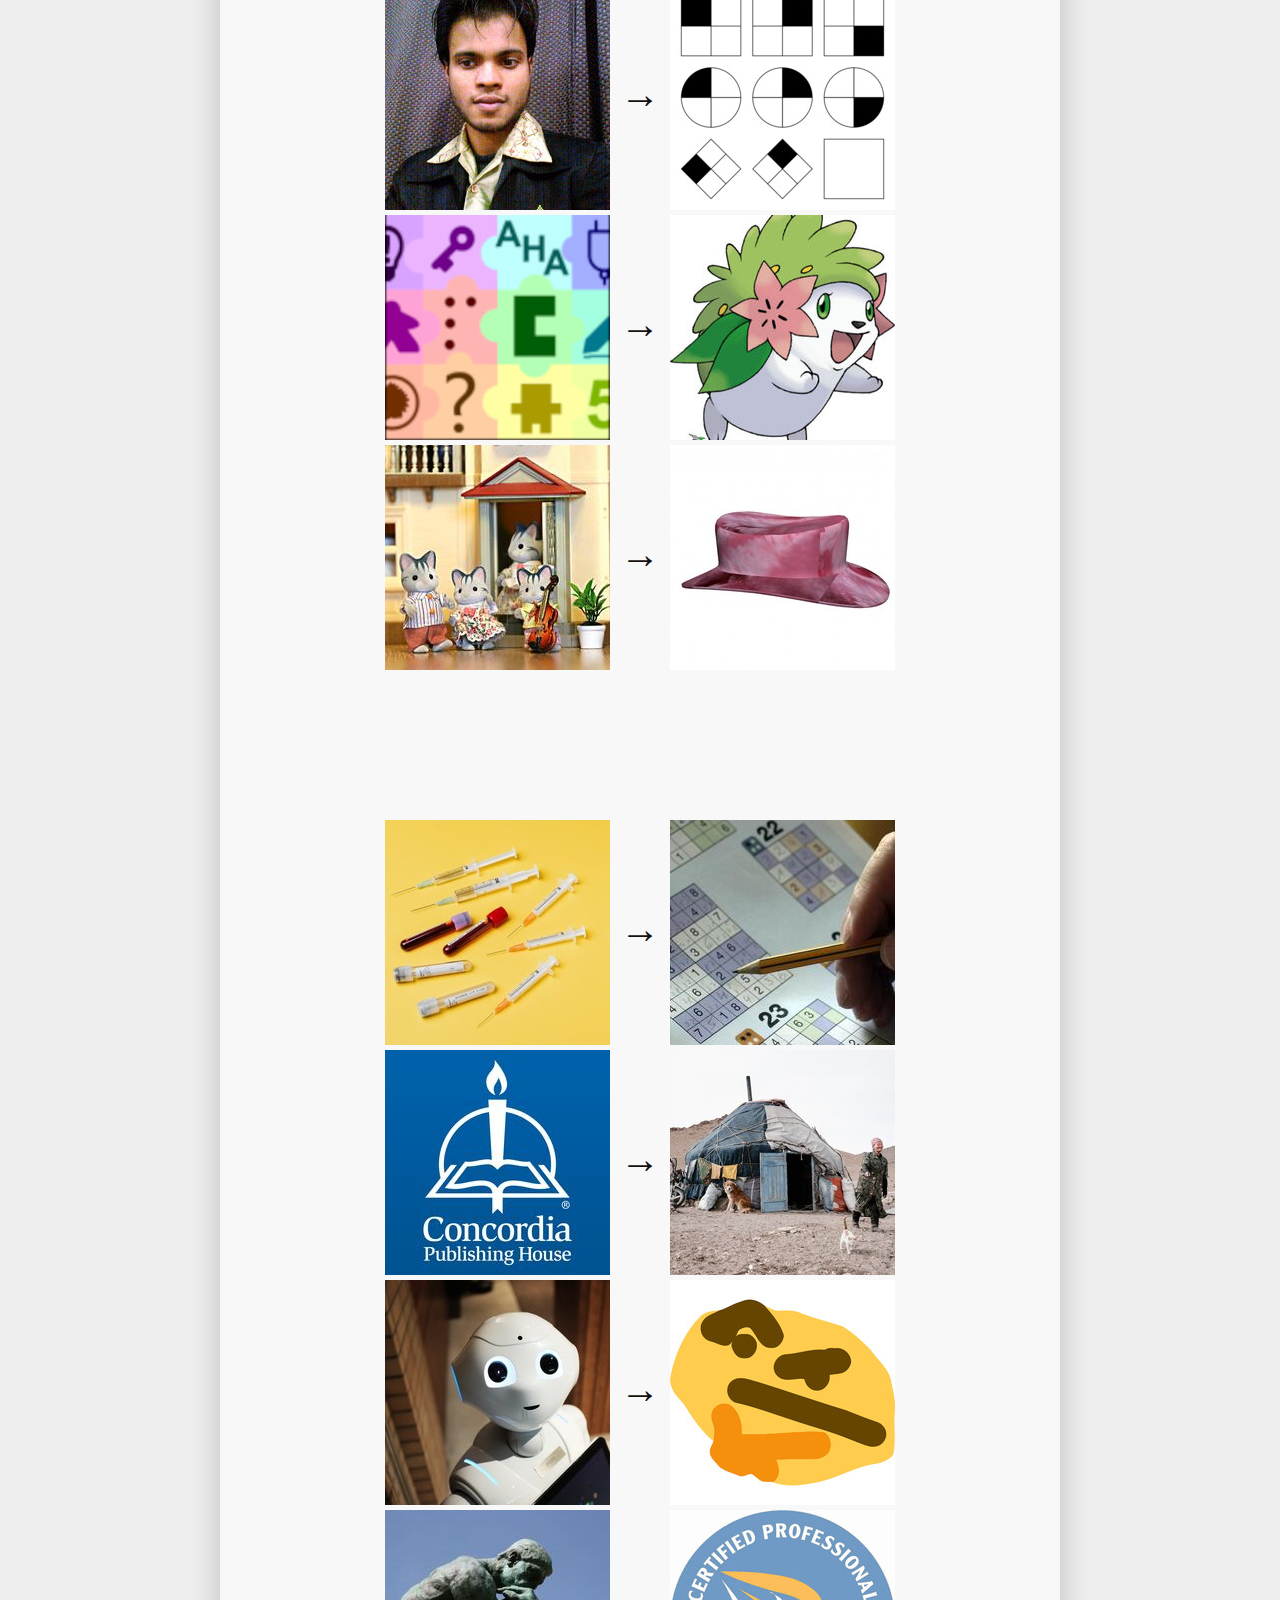
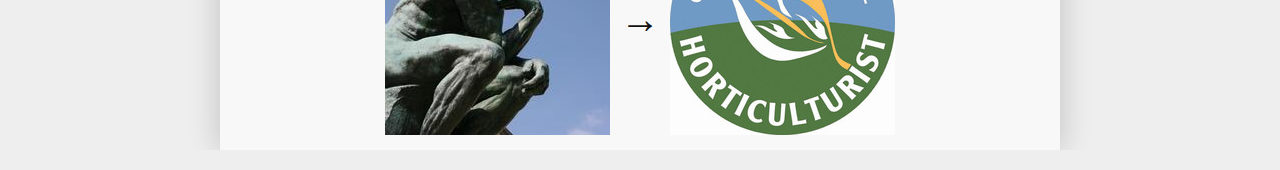
<file: FamiliarFaces/index.html>
<!DOCTYPE html>
<html lang='en'>
    <head>
        <meta charset='utf-8'>
        <meta name='viewport' content='width=device-width'>
        <title>Joman's Secret Santa!</title>
        <link rel='stylesheet' type='text/css' href='/main.css'></link>
    </head>
    <body>
        <main>
            <h1>Familiar Faces</h1>
            <p>It feels like you've seen all of these things before – <strong>how have they been used?</strong></p>

            <div class='faces'><img src='mkg.jpg'> → <img src='lon.jpg'></div>
            <div class='faces'><img src='jvd.jpg'> → <img src='zqt.jpg'></div>
            <div class='faces'><img src='aqh.jpg'> → <img src='eld.jpg'></div>
            <div class='faces'><img src='zhx.jpg'> → <img src='tdx.jpg'></div>

            <div class='faces first'><img src='cwx.jpg'> → <img src='crb.jpg'></div>
            <div class='faces'><img src='uqv.jpg'> → <img src='dve.jpg'></div>
            <div class='faces'><img src='jbg.jpg'> → <img src='pnb.jpg'></div>

            <div class='faces first'><img src='cip.jpg'> → <img src='lqz.jpg'></div>
            <div class='faces'><img src='tzn.jpg'> → <img src='ogl.jpg'></div>
            <div class='faces'><img src='nei.jpg'> → <img src='gfo.jpg'></div>
            <div class='faces'><img src='wrn.jpg'> → <img src='rne.jpg'></div>

            <div class='faces first'><img src='ecn.jpg'> → <img src='slz.jpg'></div>
            <div class='faces'><img src='ehb.jpg'> → <img src='uxg.jpg'></div>
            <div class='faces'><img src='rol.jpg'> → <img src='zxk.jpg'></div>

            <div class='faces first'><img src='tjv.jpg'> → <img src='ltm.jpg'></div>
            <div class='faces'><img src='kev.jpg'> → <img src='yjg.jpg'></div>
            <div class='faces'><img src='mpr.jpg'> → <img src='ufs.jpg'></div>

            <div class='faces first'><img src='zfq.jpg'> → <img src='fmb.jpg'></div>
            <div class='faces'><img src='noc.jpg'> → <img src='ard.jpg'></div>
            <div class='faces'><img src='wqm.jpg'> → <img src='lyx.jpg'></div>
            <div class='faces'><img src='gfb.jpg'> → <img src='hqo.jpg'></div>

            <div class='faces first'><img src='slr.jpg'> → <img src='nms.jpg'></div>
            <div class='faces'><img src='mif.jpg'> → <img src='syj.jpg'></div>
            <div class='faces'><img src='ucw.jpg'> → <img src='iav.jpg'></div>

            <div class='faces first'><img src='akb.jpg'> → <img src='bxa.jpg'></div>
            <div class='faces'><img src='ldw.jpg'> → <img src='mjd.jpg'></div>
            <div class='faces'><img src='uis.jpg'> → <img src='pze.jpg'></div>
            <div class='faces'><img src='fts.jpg'> → <img src='plf.jpg'></div>

            <div class='faces first'><img src='ktg.jpg'> → <img src='clm.jpg'></div>
            <div class='faces'><img src='syt.jpg'> → <img src='qih.jpg'></div>
            <div class='faces'><img src='gew.jpg'> → <img src='blc.jpg'></div>
            <div class='faces'><img src='kpy.jpg'> → <img src='evh.jpg'></div>

            <div class='faces first'><img src='wsz.jpg'> → <img src='bkq.jpg'></div>
            <div class='faces'><img src='wxv.jpg'> → <img src='lwa.jpg'></div>
            <div class='faces'><img src='yqj.jpg'> → <img src='oez.jpg'></div>
            <div class='faces'><img src='smc.jpg'> → <img src='tyx.jpg'></div>

        </main>
    </body>
</html>
</file>
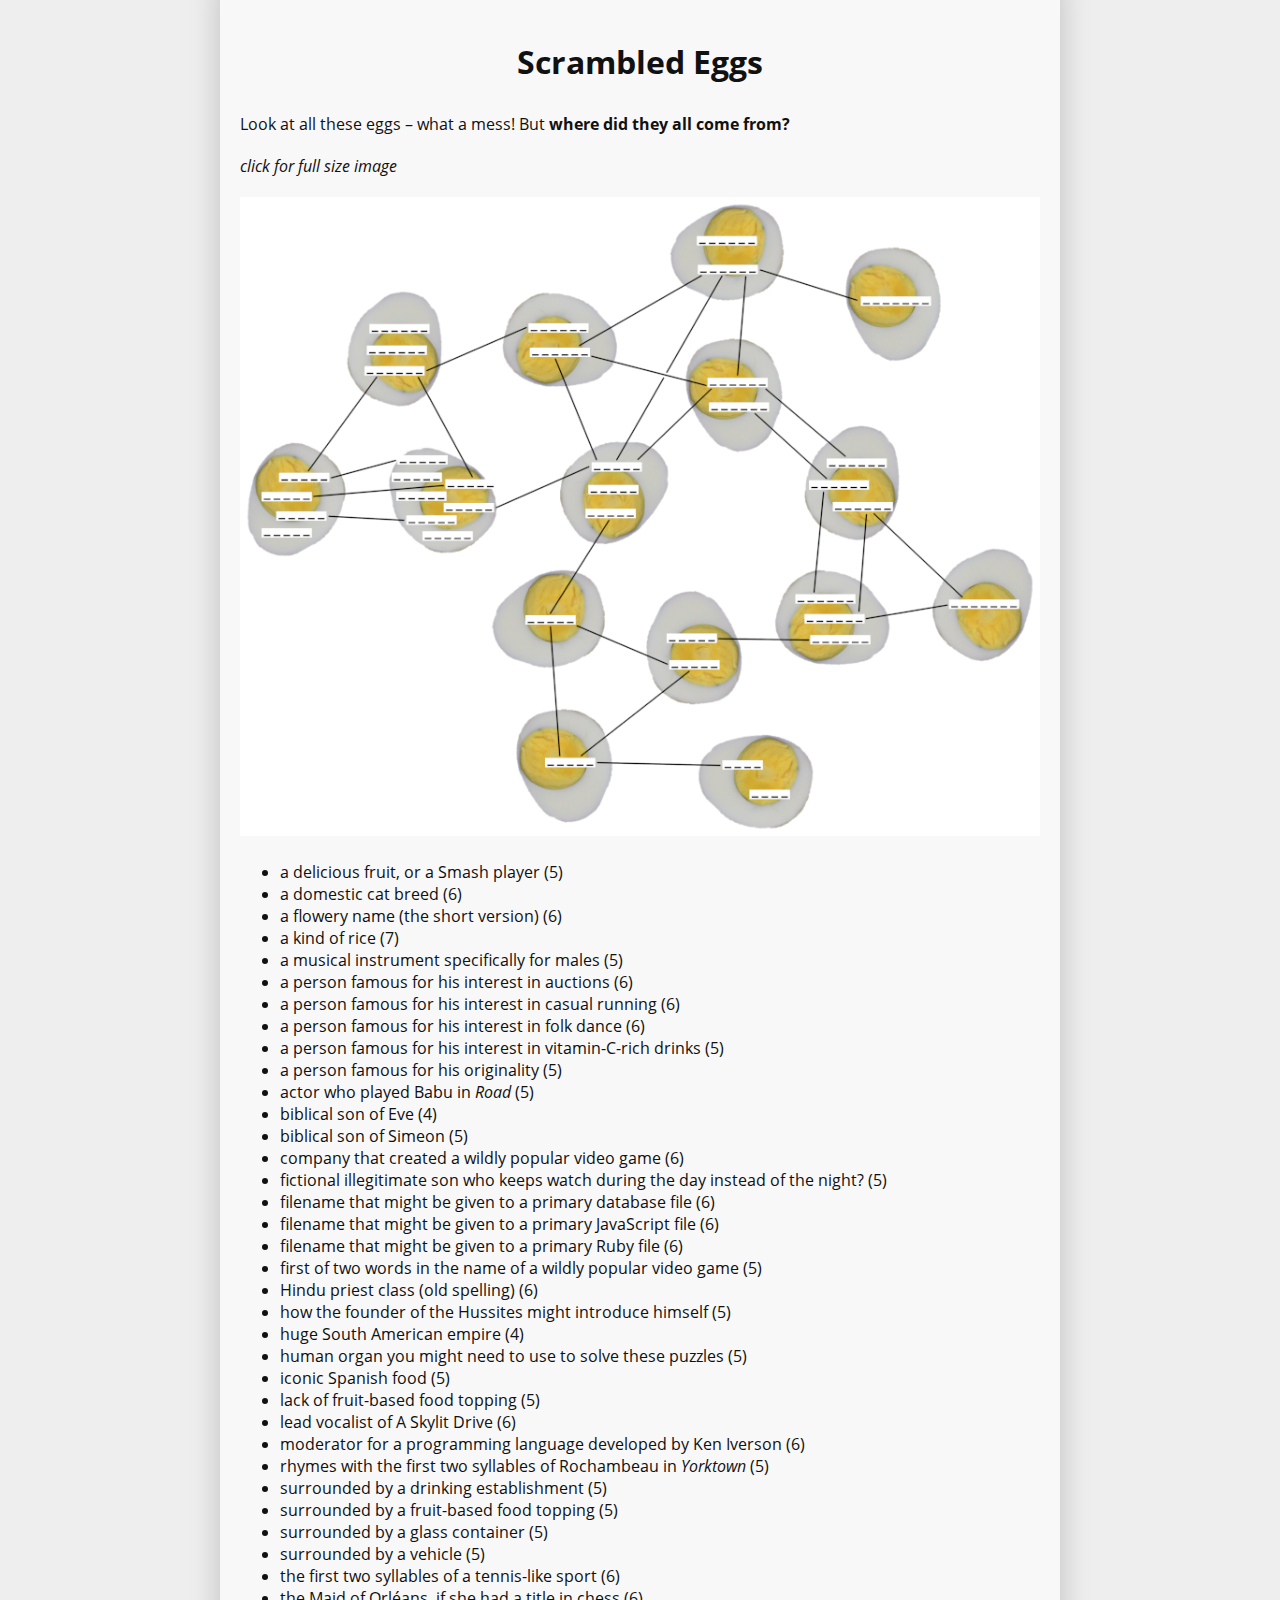
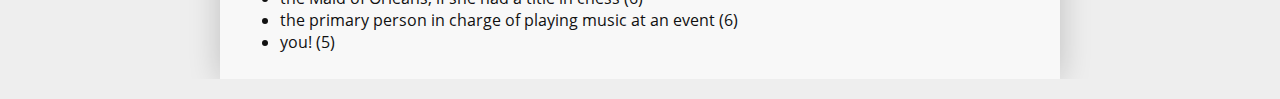
<file: ScrambledEggs/index.html>
<!DOCTYPE html>
<html lang='en'>
    <head>
        <meta charset='utf-8'>
        <meta name='viewport' content='width=device-width'>
        <title>Joman's Secret Santa!</title>
        <link rel='stylesheet' type='text/css' href='/main.css'></link>
    </head>
    <body>
        <main>
            <h1>Scrambled Eggs</h1>
            <p>Look at all these eggs – what a mess! But <strong>where did they all come from?</strong></p>
            <p><em>click for full size image</em></p>
            <p><a href='eggs_full.png'><img src='eggs.png' alt='Scrambled Eggs' style='max-width: 100%'></a></p>
            <ul>
                <li>a delicious fruit, or a Smash player (5)</li>
                <li>a domestic cat breed (6)</li>
                <li>a flowery name (the short version) (6)</li>
                <li>a kind of rice (7)</li>
                <li>a musical instrument specifically for males (5)</li>
                <li>a person famous for his interest in auctions (6)</li>
                <li>a person famous for his interest in casual running (6)</li>
                <li>a person famous for his interest in folk dance (6)</li>
                <li>a person famous for his interest in vitamin-C-rich drinks (5)</li>
                <li>a person famous for his originality (5)</li>
                <li>actor who played Babu in <em>Road</em> (5)</li>
                <li>biblical son of Eve (4)</li>
                <li>biblical son of Simeon (5)</li>
                <li>company that created a wildly popular video game (6)</li>
                <li>fictional illegitimate son who keeps watch during the day instead of the night? (5)</li>
                <li>filename that might be given to a primary database file (6)</li>
                <li>filename that might be given to a primary JavaScript file (6)</li>
                <li>filename that might be given to a primary Ruby file (6)</li>
                <li>first of two words in the name of a wildly popular video game (5)</li>
                <li>Hindu priest class (old spelling) (6)</li>
                <li>how the founder of the Hussites might introduce himself (5)</li>
                <li>huge South American empire (4)</li>
                <li>human organ you might need to use to solve these puzzles (5)</li>
                <li>iconic Spanish food (5)</li>
                <li>lack of fruit-based food topping (5)</li>
                <li>lead vocalist of A Skylit Drive (6)</li>
                <li>moderator for a programming language developed by Ken Iverson (6)</li>
                <li>rhymes with the first two syllables of Rochambeau in <em>Yorktown</em> (5)</li>
                <li>surrounded by a drinking establishment (5)</li>
                <li>surrounded by a fruit-based food topping (5)</li>
                <li>surrounded by a glass container (5)</li>
                <li>surrounded by a vehicle (5)</li>
                <li>the first two syllables of a tennis-like sport (6)</li>
                <li>the Maid of Orléans, if she had a title in chess (6)</li>
                <li>the primary person in charge of playing music at an event (6)</li>
                <li>you! (5)</li>
            </ul>
        </main>
    </body>
</html>
</file>
<file: main.css>
@font-face { font-family: main; font-display: swap; src: url('/font/OpenSans-Regular.ttf'); }
@font-face { font-family: main; font-display: swap; src: url('/font/OpenSans-Bold.ttf'); font-weight: bold; }
@font-face { font-family: main; font-display: swap; src: url('/font/OpenSans-Italic.ttf'); font-style: italic; }
@font-face { font-family: main; font-display: swap; src: url('/font/OpenSans-BoldItalic.ttf'); font-weight: bold; font-style: italic; }
@font-face { font-family: mono; font-display: swap; src: url('/font/RobotoMono-Regular.ttf'); }
@font-face { font-family: mono; font-display: swap; src: url('/font/RobotoMono-Bold.ttf'); font-weight: bold; }
@font-face { font-family: mono; font-display: swap; src: url('/font/RobotoMono-Italic.ttf'); font-style: italic; }
@font-face { font-family: mono; font-display: swap; src: url('/font/RobotoMono-BoldItalic.ttf'); font-weight: bold; font-style: italic; }

html, body {
    background: #eee;
    color: #111;
    font-size: 12pt;
    font-family: main, sans-serif;
    padding: 0;
    margin: 0;
}

main {
    background-color: #f8f8f8;
    max-width: 800px;
    min-height: 100vh;
    box-shadow: 0 0 30px rgba(0,0,0,0.2);
    margin: -20px auto;
    padding: 10px 20px;
}

p {
    margin: 20px 0;
}

h1 {
    font-size: 24pt;
    text-align: center;
    margin: 50px 0 30px;
}

table#puzzles th { padding-right: 10px; }
table#puzzles td:last-child {
    padding-left: 30px;
    font-family: mono, monospace;
    font-weight: bold;
    color: #080;
}

/* puzzle-specific */

pre, code { font-size: 12pt; font-family: mono, monospace; }
pre > code > div { background-color: #ddd; padding: 2px 10px; display: inline-block; vertical-align: middle; }
pre > code > img { margin-left: 20px; vertical-align: middle; border: 1px solid black; padding: 3px; }
pre { overflow-x: auto; }
@media (max-width: 820px) { pre, code { font-size: 10pt; } }
@media (max-width: 690px) { pre, code { font-size: 9pt; } }

div.faces { text-align: center; margin: 5px 0; font-size: 30pt; font-weight: bold; white-space: nowrap; }
div.faces.first { margin-top: 150px; }
div.faces > img { vertical-align: middle; }

table#cross { border-collapse: collapse; }
table#cross td { width: 28px; height: 28px; border: 1px solid black; }
table#cross td.f { background-color: black; }
table#cross td div.e { width: 28px; height: 28px; line-height: 28px; text-align: center; font-weight: bold; font-size: 20px; }
table#cross td div.n { position: absolute; font-size: 8pt; }
</file>
